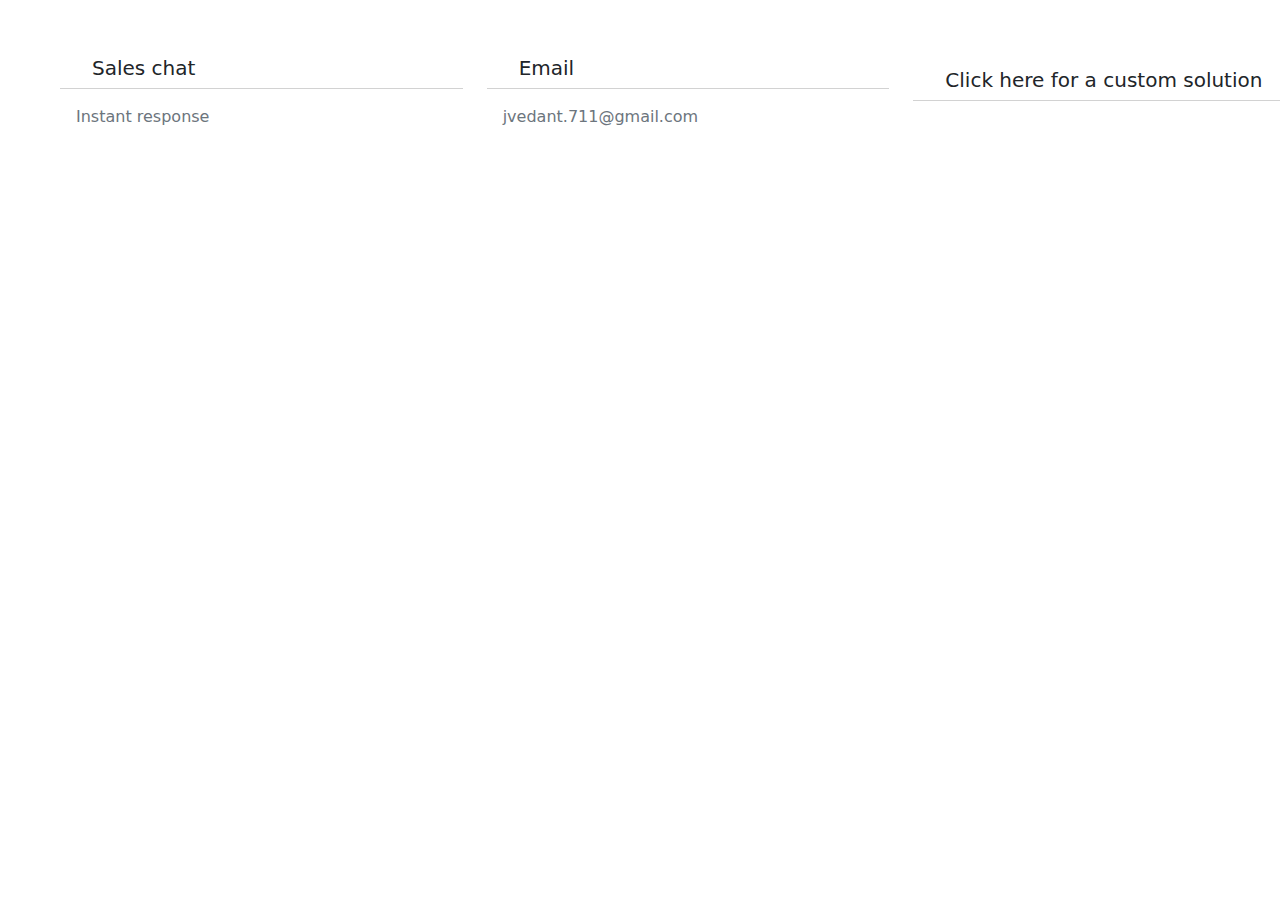
<file: a.html>
<!DOCTYPE html>
<html lang="en">
<head>
  <meta charset="UTF-8">
  <meta name="viewport" content="width=device-width, initial-scale=1.0">
  <title>Responsive Layout</title>
  <link href="https://cdn.jsdelivr.net/npm/bootstrap@5.1.3/dist/css/bootstrap.min.css" rel="stylesheet">
</head>
<body>
  <div class="container-fluid m-5 rounded-4 request">
    <div class="row d-none d-lg-flex align-items-center">
      <div class="col-12 col-md-4 mb-4">
        <div class="card bg-transparent border-0">
          <div class="card-header bg-transparent">
            <i class="bi bi-chat-dots" style="font-size: 30px;"></i>
            <h4 class="fs-5 ms-3 mb-0">Sales chat</h4>
          </div>
          <div class="card-body bg-transparent">
            <div class="text-secondary">Instant response</div>
          </div>
        </div>
      </div>

      <div class="col-12 col-md-4 mb-4">
        <div class="card bg-transparent border-0">
          <div class="card-header bg-transparent ">
            <i class="bi bi-envelope-at" style="font-size: 30px;"></i>
            <h4 class="fs-5 ms-3 mb-0">Email</h4>
          </div>
          <div class="card-body bg-transparent">
            <div class="text-secondary">jvedant.711@gmail.com</div>
          </div>
        </div>
      </div>

      <div class="col-12 col-md-4 mb-4">
        <div class="card bg-transparent border-0">
          <div class="card-header bg-transparent">
            <i class="bi bi-puzzle" style="font-size: 30px;"></i>
            <h4 class="fs-5 ms-3 mb-0">Click here for a custom solution</h4>
          </div>
          <div class="card-body bg-transparent">
          </div>
        </div>
      </div>
    </div>
  </div>
  
  <script src="https://cdn.jsdelivr.net/npm/bootstrap@5.1.3/dist/js/bootstrap.bundle.min.js"></script>
</body>
</html>
</file>
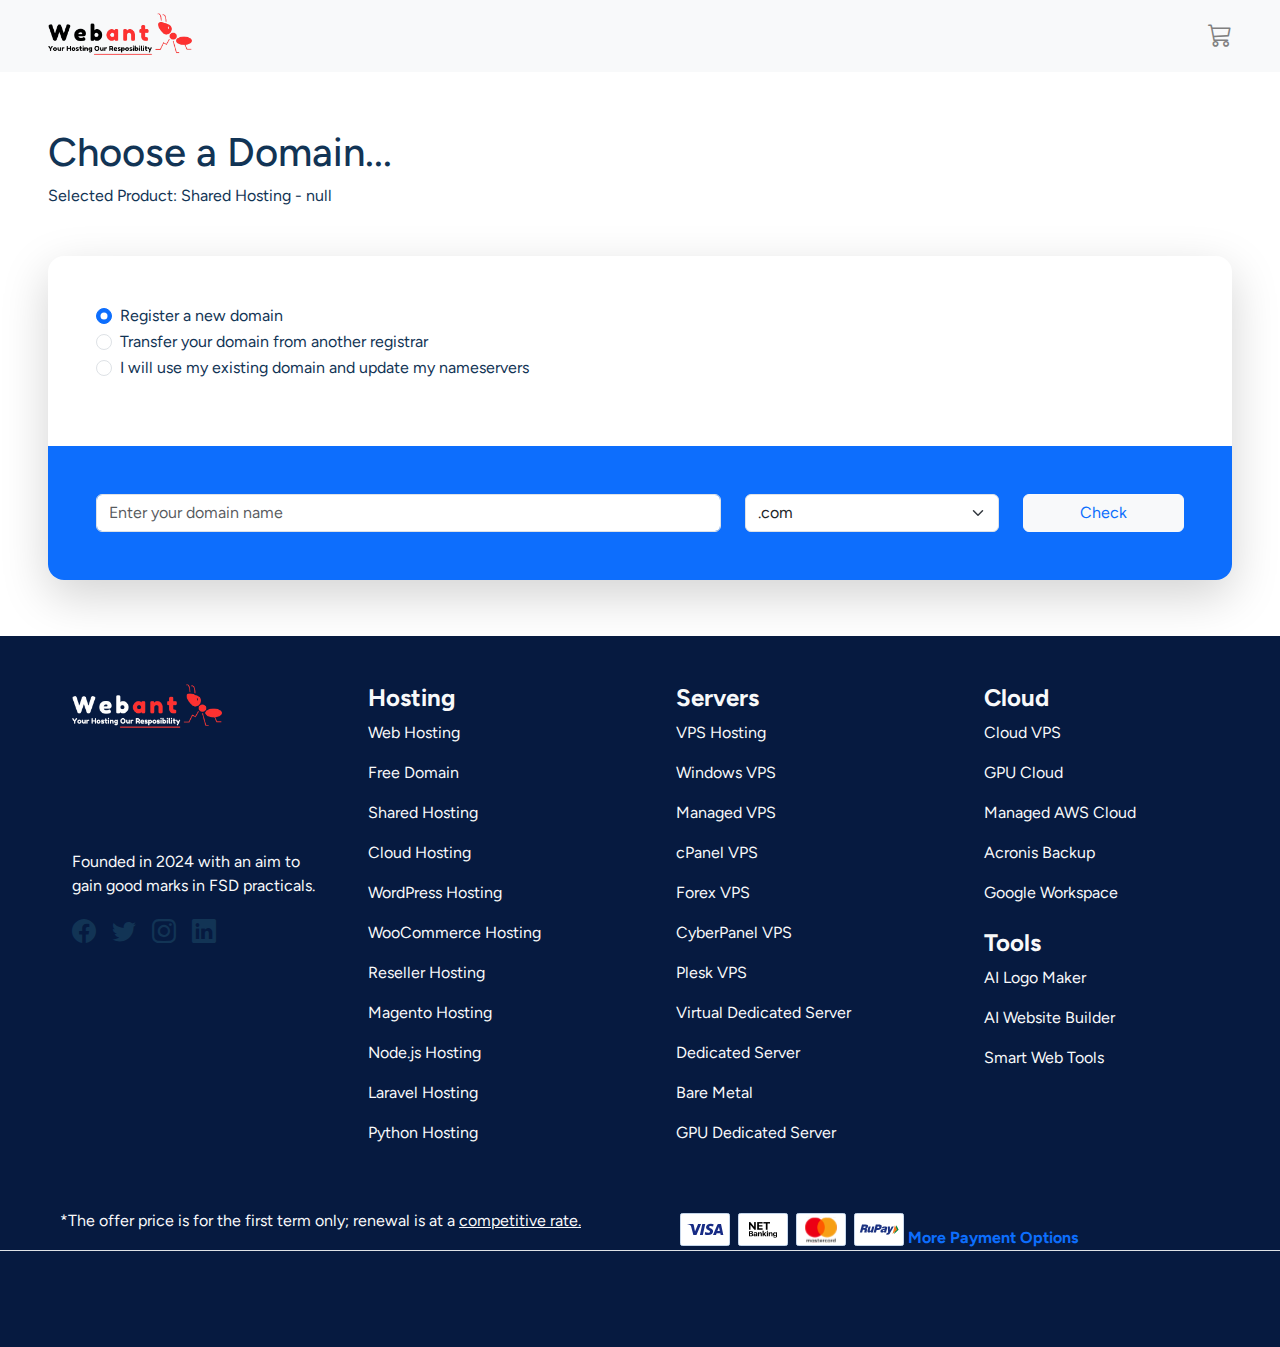
<file: buy.html>
<!DOCTYPE html>
<html lang="en">
<head>
    <meta charset="UTF-8">
    <meta name="viewport" content="width=device-width, initial-scale=1.0">
    <title>Shopping Cart-Webant</title>
    <link href="https://cdn.jsdelivr.net/npm/bootstrap-icons/font/bootstrap-icons.css" rel="stylesheet">
    <link href="https://cdn.jsdelivr.net/npm/bootstrap@5.3.0-alpha1/dist/css/bootstrap.min.css" rel="stylesheet">
    <script src="https://cdn.jsdelivr.net/npm/bootstrap@5.3.0-alpha1/dist/js/bootstrap.bundle.min.js"></script>
    <link rel="stylesheet" href="style.css">
</head>
<style>
    #addToCart,#delete{
        background-color: rgb(214, 228, 255);
        border-radius: 0.5cap;
        font-size: 17px;
        color: rgb(0, 127, 255);
        border: none;
    }
    #delete{
        display: none;
        border-radius: 0 0.5cap 0.5cap 0;
    }
    #addToCart:hover,#delete:hover{
        background-color: rgb(185, 209, 255);
    }
    #addCartContainer{
        display: none;
    }
    #cart-badge {
        display: none; 
        width: 10px;
        height: 10px;
        background-color: rgb(0, 127, 255);
        border-radius: 50%;
        position: absolute;
        top: 8px;
        right: 1px;
        transform: translate(50%, -50%);
    }
    .bi-reply-fill::before {
        content: "\f51f";
        transform: rotateY(180deg);
    }
    #goingToAppear{
        display: none;
    }
</style>
<body>
    <nav class="navbar navbar-expand-lg navbar-light bg-light">
        <div class="container-fluid px-lg-5 position-relative">
            <a class="navbar-brand" href="#">
                <img src="assets/logo.png" alt="" style="width: 16vh;">
            </a>
            
            <a href="#" class="position-relative" onclick="abrakabra()">
                <i class="bi bi-cart3 fs-4 cart"></i>
                <span id="cart-badge"></span>
            </a>
        </div>
    </nav>
    <div id="goingTohidden">
    <div class="container-fluid px-3 px-lg-5 py-2 my-md-5">
        <h1>
            Choose a Domain...
        </h1>
        <p id="planName">
            Selected Product: Shared Hosting - Elite
        </p>

        <form class="mt-5 shadow-lg rounded-4" onsubmit="check()">
            <div class="mb-3 p-4 p-md-5">
                <div class="form-check">
                    <input class="form-check-input" type="radio" name="domainOption" id="registerDomain" checked>
                    <label class="form-check-label" for="registerDomain">
                        Register a new domain
                    </label>
                </div>
                <div class="form-check">
                    <input class="form-check-input" type="radio" name="domainOption" id="transferDomain">
                    <label class="form-check-label" for="transferDomain">
                        Transfer your domain from another registrar
                    </label>
                </div>
                <div class="form-check">
                    <input class="form-check-input" type="radio" name="domainOption" id="useExistingDomain">
                    <label class="form-check-label" for="useExistingDomain">
                        I will use my existing domain and update my nameservers
                    </label>
                </div>
            </div>
            <div class="container-fluid rounded-bottom-4 p-md-5 bg-primary">
                <div class="row">
                    <div class="col-md-7 my-2 my-md-0">
                        <input type="text" class="form-control" placeholder="Enter your domain name" required>
                    </div>
                    <div class="col-md-3 my-2 my-md-0">
                        <select class="form-select">
                            <option>.com</option>
                            <option>.in</option>
                            <option>.us</option>
                            <option>.au</option>
                            <option>.sg</option>
                            <option>.ai</option>
                            <option>.io</option>
                            <option>.net</option>
                            <option>.edu</option>
                            <option>.org</option>
                        </select>
                    </div>
                    <div class="col-md-2 my-2 my-md-0">
                        <button type="submit" class="btn btn-light w-100 text-primary">Check</button>
                    </div>
                </div>
            </div>
        </form>
    </div>
    <!-- This needed to be hidden-->
    <div class="container-fluid px-3 px-lg-5 py-2 my-md-5" id="addCartContainer">
        <div class="row mx-2 mx-md-2 rounded-4 shadow-lg py-5 align-items-center">
            <div class="col-12 col-md-8 container justify-content-center">
                <div class="row">
                    <div class="col-12 col-md-2 d-flex justify-content-center align-items-center"><i class="bi bi-check-lg text-success fs-1 rounded-circle p-2" style="background-color: #e7f8eb; "></i></div>
                    <div class="col-12 col-md-10 fs-3 text-center text-md-start">
                        <p id="plan_text" class="text-success mb-0"><b class="text-success">webant.com</b> is avalible.</p>
                        <p id="plan_amount" class="fs-1 fw-bold">Rs.1199.00 INR/1yr</p>
                    </div>
                </div>
            </div>
            <div class="col-12 col-md-4 d-flex justify-content-center">
                <button id="addToCart" class="p-3">Add to Cart</button>
                <button id="delete" class="p-3"><i class="bi bi-trash-fill text-light"></i></button>
            </div>
        </div>
    </div>
    </div>

    <div id="goingToAppear">
        <div class="container-fluid px-3 px-lg-5 py-2 my-md-5">
            <h2>Review & Checkout</h2>
            <div class="row mt-5">
                <div class="col-12 col-md-8 mb-3 mb-md-0">
                    <div class="card shadow-lg">
                        <div class="card-header fs-6 py-3">
                            Product
                        </div>
                        <div class="card-body" id="cart-items"></div>
                    </div>
                </div>
        
                <div class="col-12 col-md-4">
                    <div class="card shadow-lg border-0">
                        <div class="card-header fs-3 border-bottom-0 text-light" style="background-color: #083bb4;">
                            Order Summary
                        </div>
                        <div class="card-body pt-5 " style="background-color: #083bb4;">
                            <p class="text-light">Subtotal: <span class="text-light" id="subtotal">0</span> INR</p>
                            <p class="text-light">GST (18%): <span class="text-light" id="gst">0</span> INR</p>
                            <p class="text-light">Total: <br><strong class="text-light fs-2"> <span class="text-light" id="total">0</span> INR</strong></p>
                            <button class="btn btn-primary w-100" id="checkout" style="background-color: rgb(214, 228, 255); color: #083bb4;"><i class="bi bi-reply-fill me-1" style="transform: rotateZ(180deg); color: #083bb4;"></i>Checkout</button>
                        </div>
                    </div>
                </div>
            </div>
        </div>
        
    </div>

    <div class="container-fluid mt-5 py-5" style="background: #061a40;">
        <div class="row ps-md-5 pb-5">
            <div class="col-md-3 px-4 mb-5 mb-md-0">
                <img src="assets/logo-white.png" alt="Company Logo" class="img-fluid mb-3" style="max-width: 150px;">
                <p class="text-light">Founded in 2024 with an aim to gain good marks in FSD practicals.</p>
                <div class="d-flex gap-3" id="social">
                    <a href="#"><i class="bi bi-facebook fs-4 "></i></a>
                    <a href="#"><i class="bi bi-twitter fs-4 "></i></a>
                    <a href="#"><i class="bi bi-instagram fs-4 "></i></a>
                    <a href="#"><i class="bi bi-linkedin fs-4 "></i></a>
                </div>
            </div>

            <div class="col-md-3 lista mb-3 mb-md-0">
                <h4 class="fw-bold text-light">Hosting</h4>
                <ul class="list-unstyled">
                    <li class="text-light">Web Hosting</li>
                    <li class="text-light">Free Domain</li>
                    <li class="text-light">Shared Hosting</li>
                    <li class="text-light">Cloud Hosting</li>
                    <li class="text-light">WordPress Hosting</li>
                    <li class="text-light">WooCommerce Hosting</li>
                    <li class="text-light">Reseller Hosting</li>
                    <li class="text-light">Magento Hosting</li>
                    <li class="text-light">Node.js Hosting</li>
                    <li class="text-light">Laravel Hosting</li>
                    <li class="text-light">Python Hosting</li>
                </ul>
            </div>

            <div class="col-md-3 lista mb-3 mb-md-0">
                <h4 class="fw-bold text-light">Servers</h4>
                <ul class="list-unstyled">
                    <li class="text-light">VPS Hosting</li>
                    <li class="text-light">Windows VPS</li>
                    <li class="text-light">Managed VPS</li>
                    <li class="text-light">cPanel VPS</li>
                    <li class="text-light">Forex VPS</li>
                    <li class="text-light">CyberPanel VPS</li>
                    <li class="text-light">Plesk VPS</li>
                    <li class="text-light">Virtual Dedicated Server</li>
                    <li class="text-light">Dedicated Server</li>
                    <li class="text-light">Bare Metal</li>
                    <li class="text-light">GPU Dedicated Server</li>
                </ul>
            </div>

            <div class="col-md-3 mb-3 mb-md-0">
                <h4 class="fw-bold text-light">Cloud</h4>
                <ul class="list-unstyled lista">
                    <li class="text-light">Cloud VPS</li>
                    <li class="text-light">GPU Cloud</li>
                    <li class="text-light">Managed AWS Cloud</li>
                    <li class="text-light">Acronis Backup</li>
                    <li class="text-light">Google Workspace</li>
                </ul>
                <h4 class="fw-bold mt-4 text-light">Tools</h4>
                <ul class="list-unstyled lista">
                    <li class="text-light">AI Logo Maker</li>
                    <li class="text-light">AI Website Builder</li>
                    <li class="text-light">Smart Web Tools</li>
                </ul>
            </div>
        </div>
        <div class="row ps-md-5 mb-5 border-bottom">
            <div class="col-12 col-md-6 text-light">*The offer price is for the first term only; renewal is at a <span class="text-decoration-underline text-light">competitive rate.</span></div>
            <div class=" col-12 col-md-6">
                <div class="d-flex align-items-end">
                    <img src="assets/svg/visa_icon.svg" alt="Visa" class="img-fluid m-1" style="width: 50px;">
                    <img src="assets/svg/netbanking_icon.svg" alt="NetBanking" class="img-fluid m-1" style="width: 50px;">
                    <img src="assets/svg/mastercard_icon.svg" alt="MasterCard" class="img-fluid m-1" style="width: 50px;">
                    <img src="assets/svg/rupay_icon.svg" alt="RuPay" class="img-fluid m-1" style="width: 50px;">
                    <span class="fw-bold text-primary">More Payment Options</span>
                </div>
            </div>
        </div>
    </div>   

    <script src="https://cdn.jsdelivr.net/npm/bootstrap@5.3.0/dist/js/bootstrap.bundle.min.js"></script>
    <script>
        const params = new URLSearchParams(window.location.search);
        const planName = params.get('header');
        const price = params.get('price');
        document.getElementById('planName').innerText = `Selected Product: Shared Hosting - ${planName}`;
        let cart = []
        function updateCartBadge() {
            let cartBadge = document.getElementById('cart-badge');
            
            if (cart.length > 0) {
                cartBadge.style.display = 'block';
            } else {
                cartBadge.style.display = 'none';
            }
        }

        function abrakabra(){
            document.getElementById('goingTohidden').style.display = 'none';
            document.getElementById('goingToAppear').style.display = 'block';
            if(cart.length == 0){
                document.getElementById('goingToAppear').innerHTML = `<div id="empty-cart" class="text-center py-5">
                    <i class="bi bi-cart-x fs-1 text-muted"></i>
                    <h3 class="mt-3">Your Cart is Empty</h3>
                    <p class="text-muted">Looks like you haven't added anything to your cart yet.</p>
                </div>`;
            }
        }

        function check(){
            event.preventDefault();
            let domainName = document.querySelector('input[type="text"]').value.trim();
            let domainExtension = document.querySelector('.form-select').value;
            let fullDomain = domainName + domainExtension;
            let addToCart = document.getElementById('addToCart');
            document.getElementById('plan_text').innerHTML = `<b class="text-success">${fullDomain}</b> is avalible.`;
            document.getElementById('plan_amount').innerHTML = `Rs. ${parseFloat(price)*12} INR/1yr`;
            document.getElementById('addCartContainer').style.display = 'block';
        }

        document.getElementById('addToCart').addEventListener('click', () => {
            let domainName = document.querySelector('input[type="text"]').value.trim();
            let domainExtension = document.querySelector('.form-select').value;
            let fullDomain = domainName + domainExtension;
            let item = {
                domainname: fullDomain,
                price: parseFloat(price) * 12
            };
            cart.push(item);
            document.getElementById('delete').style.display='block';
            document.getElementById('addToCart').style.borderRadius=`0.5cap 0 0 0.5cap`;
            document.getElementById('addToCart').style.borderRight=`1px solid #165bc2`;
            
            document.querySelectorAll('#addCartContainer button').forEach(button => {
                button.style.color = 'white';
                button.style.backgroundColor = '#0d6efd';
            });
            updateCartBadge();
            updateCartView();
        });
        document.getElementById('delete').addEventListener('click', () => {
            cart.pop();
            updateCartBadge();
        });
    </script>
    <script>
        function updateCartView() {
            let cartContainer = document.getElementById('cart-items');
            let subtotal = 0;
            
            cartContainer.innerHTML = '';

            cart.forEach((item, index) => {
                let itemPrice = item.price ; 
                subtotal += itemPrice;

                let cartItem = document.createElement('div');
                cartItem.classList.add('d-flex', 'justify-content-between', 'align-items-center', 'border-bottom', 'py-2');

                cartItem.innerHTML = `
                    <div class="col text-primary">
                        ${item.domainname}
                    </div>
                    <div class="col text-end ">
                        ${itemPrice} INR/1yr
                    </div>
                    <button class="ms-3 p-1" style="border-radius:0.5cap;border:none; background-color: rgb(13, 110, 253)" onclick="removeItem(${index})"><i class="bi bi-trash-fill text-light"></i></button>
                `;

                cartContainer.appendChild(cartItem);
            });

            let gst = subtotal * 0.18;
            let total = subtotal + gst;
            document.getElementById('subtotal').textContent = subtotal.toFixed(2);
            document.getElementById('gst').textContent = gst.toFixed(2);
            document.getElementById('total').textContent = total.toFixed(2);
        }

        function removeItem(index) {
            cart.splice(index, 1);
            if(cart.length == 0){
                document.getElementById('goingToAppear').innerHTML = `<div id="empty-cart" class="text-center py-5">
                    <i class="bi bi-cart-x fs-1 text-muted"></i>
                    <h3 class="mt-3">Cart is Empty</h3>
                </div>`;
            }
            updateCartBadge();
            updateCartView();
        }
        updateCartView();
    </script>
</body>
</html>
</file>
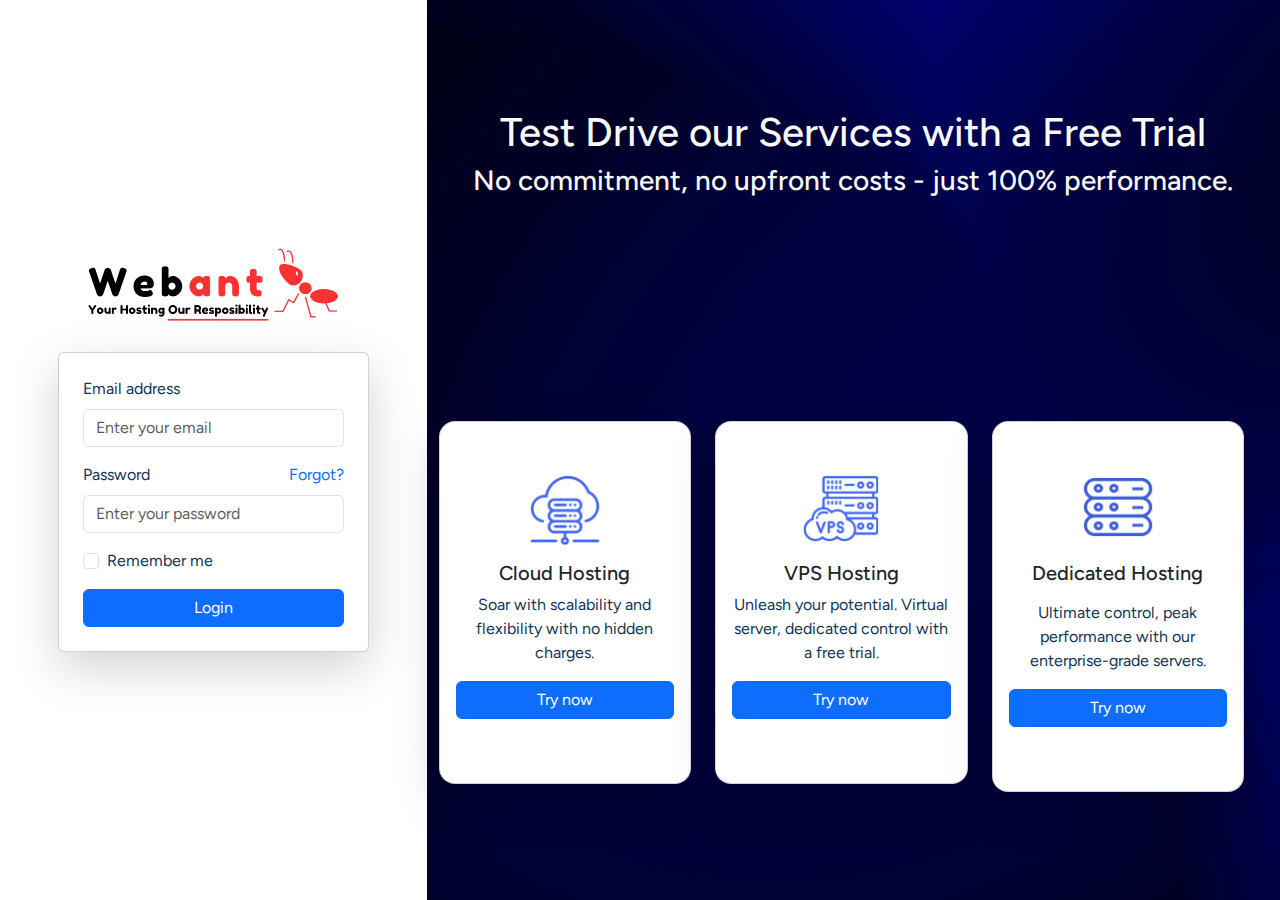
<file: login.html>
<!DOCTYPE html>
<html lang="en">
<head>
    <meta charset="UTF-8">
    <meta name="viewport" content="width=device-width, initial-scale=1.0">
    <title>login-webant</title>
    <link href="https://cdn.jsdelivr.net/npm/bootstrap-icons/font/bootstrap-icons.css" rel="stylesheet">
    <link href="https://cdn.jsdelivr.net/npm/bootstrap@5.3.0-alpha1/dist/css/bootstrap.min.css" rel="stylesheet">
    <script src="https://cdn.jsdelivr.net/npm/bootstrap@5.3.0-alpha1/dist/js/bootstrap.bundle.min.js"></script>
    <link rel="stylesheet" href="style.css">
    <style>
        .card:not(#not):hover{
            transform: translateY(-20px);
            transition: transform 0.3s ease-in-out;
        }
        .h-100vh {
    height: 100vh !important;
}
    </style>
</head>
<body>
    <div class="container-fluid">
        <div class="row">
            <div class="col-12 col-lg-4 h-100vh d-flex align-items-center">
                <div class="container-fluid">
                    <div class="row">
                        <div class="col text-center">
                            <img src="assets/logo.png" alt="logo" class="img-fluid" style="width: 250px;">
                        </div>
                    </div>
                    <div class="row justify-content-center mt-4">
                        <div class="col-12 col-md-10">
                            <div class="card shadow-lg p-4" id="not">
                                <form>
                                    <div class="mb-3">
                                        <label for="email" class="form-label">Email address</label>
                                        <input type="email" class="form-control" id="email" placeholder="Enter your email" required>
                                    </div>
                                    <div class="mb-3">
                                        <label for="password" class="form-label">Password</label>
                                        <span style="float: right;"><a href="#" class="text-primary" style="text-decoration: none;">Forgot?</a></span>
                                        <input type="password" class="form-control" id="password" placeholder="Enter your password" required>
                                    </div>
                                    <div class="mb-3 form-check">
                                        <input type="checkbox" class="form-check-input" id="rememberMe">
                                        <label class="form-check-label" for="rememberMe">Remember me</label>
                                    </div>
                                    <button type="submit" class="btn btn-primary w-100">Login</button>
                                </form>
                            </div>
                        </div>
                    </div>
                </div>
            </div>
            
            <div class="col-lg-8 d-none d-lg-block px-0">
                <div class="container-fluid" style="background-image: url(assets/loginpage/bluebg.jpg); height: 100vh; background-size:cover;">
                    <div class="row h-100 align-items-center">
                        <div class="col text-center">
                            <h1 class="text-light">Test Drive our Services with a Free Trial</h1>
                            <h3 class="text-light">No commitment, no upfront costs - just 100% performance.</h3>
                        </div>
                        <div class="row">
                            <div class="col-md-4">
                                <div class="card text-center shadow-lg d-flex rounded-4 py-5">
                                    <img src="assets/loginpage/cloud.png" class="card-img-top mx-auto d-block" alt="" style="width: 100px;">
                                    <div class="card-body">
                                        <h5 class="card-title">Cloud Hosting</h5>
                                        <p class="card-text">Soar with scalability and flexibility with no hidden charges.</p>
                                        <a href="#" class="btn btn-primary w-100">Try now</a>
                                    </div>
                                </div>
                            </div>
                        
                            <div class="col-md-4">
                                <div class="card text-center shadow-lg rounded-4 py-5">
                                    <img src="assets/loginpage/VPS.png" class="card-img-top mx-auto d-block" alt="" style="width: 100px;">
                                    <div class="card-body">
                                        <h5 class="card-title">VPS Hosting</h5>
                                        <p class="card-text">Unleash your potential. Virtual server, dedicated control with a free trial.</p>
                                        <a href="#" class="btn btn-primary w-100">Try now</a>
                                    </div>
                                </div>
                            </div>
                        
                            <div class="col-md-4">
                                <div class="card text-center shadow-lg rounded-4 py-5">
                                    <img src="assets/loginpage/dedicated.png" class="card-img-top mx-auto d-block" alt="" style="width: 100px;">
                                    <div class="card-body">
                                        <h5 class="card-title">Dedicated Hosting</h5>
                                        <p class="card-text"><div class="pri_disc">Ultimate control, peak performance with our enterprise-grade servers.</div></p>
                                        <a href="#" class="btn btn-primary w-100">Try now</a>
                                    </div>
                                </div>
                            </div>
                        </div>
                    </div>
                    
                </div>
            </div>
    
        </div>
    </div>
    
</body>
</html>
</file>
<file: style.css>
@import url('https://fonts.googleapis.com/css2?family=Orbitron:wght@400..900&display=swap');
@import url('https://fonts.googleapis.com/css2?family=Figtree:ital,wght@0,300..900;1,300..900&display=swap');
:root {
    --hColor: #123455;
}

* {
    color: var(--hColor);
    font-family: "Figtree";
}

.dropdown-hosting {
    position: absolute;
    left: 0;
}

*:not(img)::selection{
    background: blueviolet;
    color: yellow;
}

.btn:not(.btn-primary, .btn-light) {
    background: #7676c6;
    border: 1px solid #5d5dc6;
    color: #ffffff;
}

.btn:hover:not(.btn-primary, .btn-light) {
    background: #5d5dc6;
    border: 2px solid #4949c6;
    color: #ffffff;
    transform: scale(1.04);
    transition: 0.2s;
}

.card.activeCard .btn.btn-lg {
    transform: scale(1.04);
    background: #5d5dc6;
    border: 1px solid #4949c6;
    color: #ffffff;
}

.plans .card.activeCard {
    height: 100%;
    border: 2px solid #7676c6;
    box-shadow: 0 0 5px #5d5dc6;
}

.plans .card:hover {
    height: 100%;
    transform: scale(1.04);
    transition: 0.4s;
    box-shadow: 0 0 10px #7676c6;
}

.lista li {
    margin-bottom: 1rem;
    position: relative;
}
/* .lista li:hover {
    text-shadow: 0 0 3px whitesmoke;
} */
.lista li::after{
    content: "";
    position: absolute;
    width: 0;
    height: 3px;
    left: 0;
    bottom: 0;
    background-color: whitesmoke;
    transition: width 0.3s ease-in-out;
}

.lista li:hover::after {
    width: 100%;
}

.navbar-nav .nav-item {
    margin-right: 25px;
}

.navbar-nav .nav-item:hover {
    background: #7373cc2d;
    border-radius: 10px;
    transition: all 0.3s ease;
}

.img-container::before {
    content: "80% off";
    font-size: 3vw;
    font-family: "Orbitron", serif;
    position: absolute;
    top: 24.5%;
    left: 59%;
    /* transform: translate(-50%, -50%); */
    color: #7676c6;
    animation: blink-animation 0.7s 3 step-start;
}

.accordion-item {
    border: none;
    border-bottom: 1px solid #ddd;
}

.accordion-button {
    border-radius: 0;
    background: none;
    font-weight: bold;
}

.carousel-control-prev-icon,
.carousel-control-next-icon {
    background-color: #5d5dc6;
    border-radius: 50%
}

.accordion-button:not(.collapsed) {
    background-color: #f8f9fa;
    box-shadow: none;
}

.request {
    background-color: #F0F0FF;
}

.bg-transparent {
    background-color: transparent;
}

.stars img {
    width: auto;
    height: 15px;
}

.review-container {
    position: relative;
}

.review-container::after {
    content: "";
    position: absolute;
    top: 0;
    left: 0;
    width: 100%;
    height: 100%;
    background: linear-gradient(to bottom, transparent 60%, White 90%);
    z-index: 1;
}

.review-container .card-body .p {
    max-height: 40px;
    overflow-y: auto;
    padding-right: 5px;
}

.review-container .card-header {
    display: flex;
    align-items: center;
}

#money-back {
    background-color: #ffd488;
}

#globe-data-center {
    background-color: #f0f0ff;
}

#high-speed div div{
    height: 100%;
    background: greenyellow;
}

.cart{
    color: gray;
}
.cart:hover{
    color: rgb(0, 127, 255);
}

#migration div div{
    height: 100%;
    background: #cecef9;
}


.flip-card {
    width: 100%;
    height: 100%;
    perspective: 1000px;
}

.flip-card-inner {
    position: relative;
    width: 100%;
    height: 100%;
    transform-style: preserve-3d;
    transition: transform 0.6s;
}

.flip-card:hover .flip-card-inner {
    transform: rotateY(180deg);
}

.flip-card-front,
.flip-card-back {
    position: absolute;
    width: 100%;
    height: 100%;
    backface-visibility: hidden;
}

.flip-card-back {
    transform: rotateY(180deg);
}

@keyframes blink-animation {
    50% {
        opacity: 0;
    }

    100% {
        opacity: 1;
    }
}
@media (min-width: 992px) {
    .border-lg-end {
        border-right: 1px solid #ccc;
    }

    .border-lg-end::after {
        content: "";
        position: absolute;
        right: 0;
        top: 10%;
        height: 80%;
        width: 1px;
        background-color: #ccc;
    }
}
.chat-button {
    position: fixed;
    bottom: 20px;
    right: 20px;
    border-radius: 50%;
    width: 60px;
    height: 60px;
    display: flex;
    align-items: center;
    justify-content: center;
    font-size: 24px;
    z-index: 99;
    box-shadow: 0 4px 6px rgba(0, 0, 0, 0.1);
}
.chat-box {
    position: fixed;
    bottom: 80px;
    right: 20px;
    width: 350px;  /* Increased size */
    background: white;
    border-radius: 20px !important;
    box-shadow: 0 4px 6px rgba(0, 0, 0, 0.1);
    display: none;
    overflow: hidden;
    max-height: 80vh; 
    z-index: 99; /* Prevent chat box from becoming too large */
}

.brand-logo {
    height: 30px;
    width: auto;
}

.quick-message {
    background: #f8f9fa;
    padding: 8px;
    border-radius: 5px;
    margin-bottom: 5px;
    cursor: pointer;
    text-align: right;
}

.quick-message:hover {
    background: #e9ecef;
}

.container {
    display: flex;
    justify-content: space-between;
    align-items: center;
}

button {
    padding: 8px;
}

button i {
    font-size: 1.2rem;
}
#satisfaction{
    display: none;
}

#social i:hover{
    color: rgb(237, 226, 226);
    text-shadow: 0 0 4px whitesmoke;
    transition: 0.1s ease-in-out;
}

@media (max-width: 1194px) {
    .review-container .card-body {
        display: none;
    }
    .review-container::after{
        height: 0;
    }
    #satisfaction{
        display: block;
    }
    .flip-card{
        display: none;
    }
  }

@media (max-width: 768px) {
    .img-container::before {
        font-size: 7vw;
    }
}

@media (max-width: 480px) {
    .img-container::before  {
    font-size: 7vw;
    }
}
</file>
